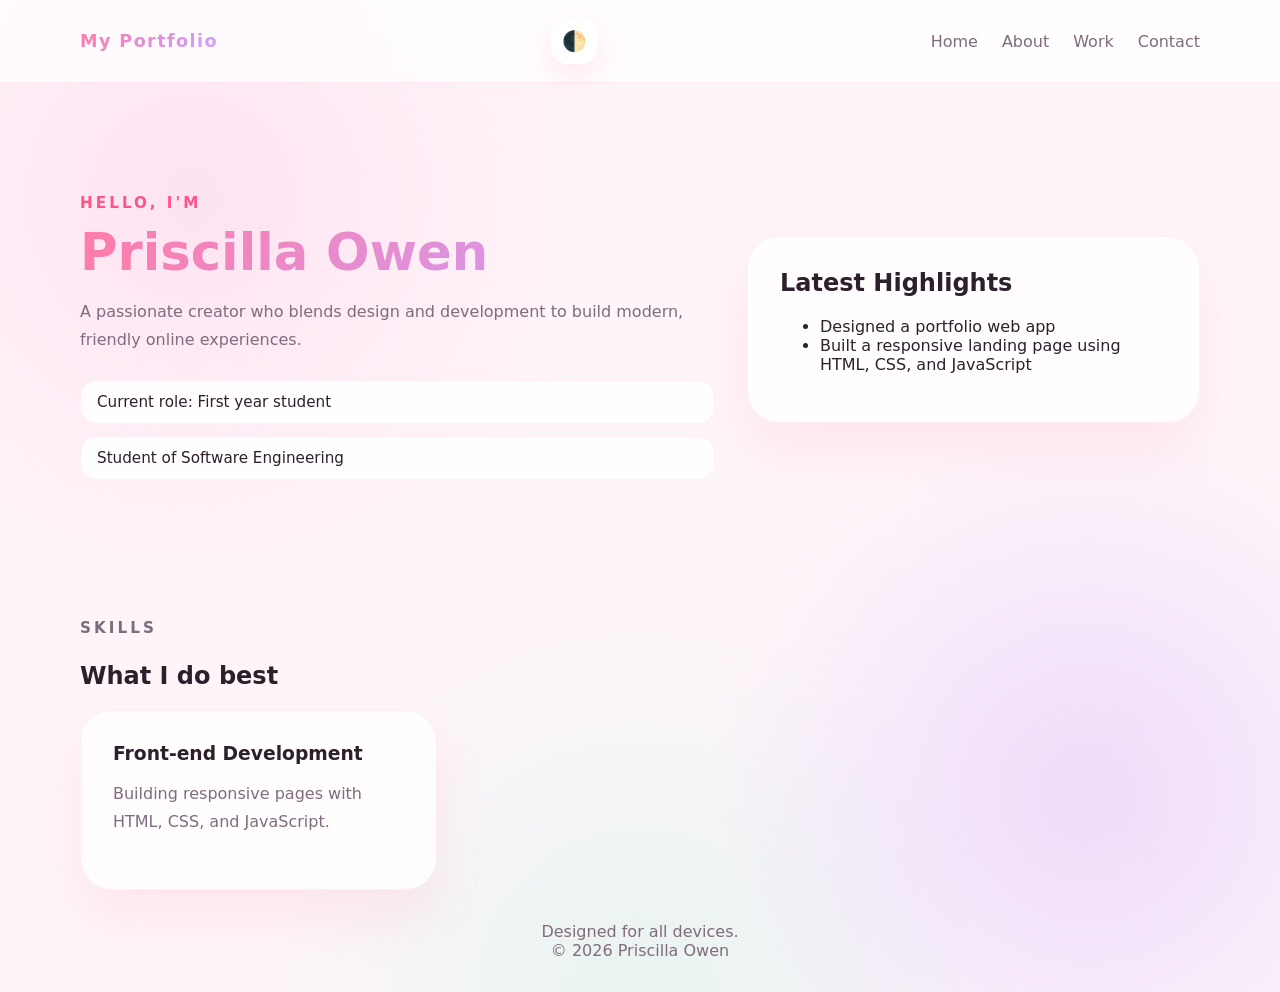
<file: index.html>
<!DOCTYPE html>
<html lang="en">
<head>
  <meta charset="UTF-8">
  <meta name="viewport" content="width=device-width, initial-scale=1.0">
  <title>Home | Portfolio</title>
<link rel="stylesheet" href="css/main.css">
</head>
<body>
  <header class="site-header">
    <div class="container header-inner">
      <a class="brand" href="index.html">My Portfolio</a>
      <div class="header-actions">
        <button class="theme-toggle" aria-label="Toggle light and dark mode">🌓</button>
        <button class="nav-toggle" aria-label="Open navigation">☰</button>
      </div>
      <nav class="site-nav">
        <a href="index.html">Home</a>
        <a href="about.html">About</a>
        <a href="work.html">Work</a>
        <a href="contact.html">Contact</a>
      </nav>
    </div>
  </header>

  <main>
    <section class="hero container">
      <div class="hero-copy">
        <p class="eyebrow">Hello, I'm</p>
        <h1>Priscilla Owen</h1>
        <p class="hero-description">A passionate creator who blends design and development to build modern, friendly online experiences.</p>
        <div class="hero-meta">
          <span>Current role: First year student</span>
          <span>Student of Software Engineering</span>
        </div>
      </div>
      <div class="hero-card">
        <h2>Latest Highlights</h2>
        <ul>
          <li>Designed a portfolio web app</li>
          <li>Built a responsive landing page using HTML, CSS, and JavaScript</li>
        </ul>
      </div>
    </section>

    <section class="skills container">
      <div class="section-heading">
        <p class="eyebrow">Skills</p>
        <h2>What I do best</h2>
      </div>
      <div class="skill-grid">
        <article class="skill-card">
          <h3>Front-end Development</h3>
          <p>Building responsive pages with HTML, CSS, and JavaScript.</p>
        </article>
      </div>
    </section>
  </main>

  <footer class="site-footer">
    <div class="container">
      <p>Designed for all devices.</p>
      <p>© 2026 Priscilla Owen</p>
    </div>
  </footer>

  <script src="script.js"></script>
</body>
</html>
</file>
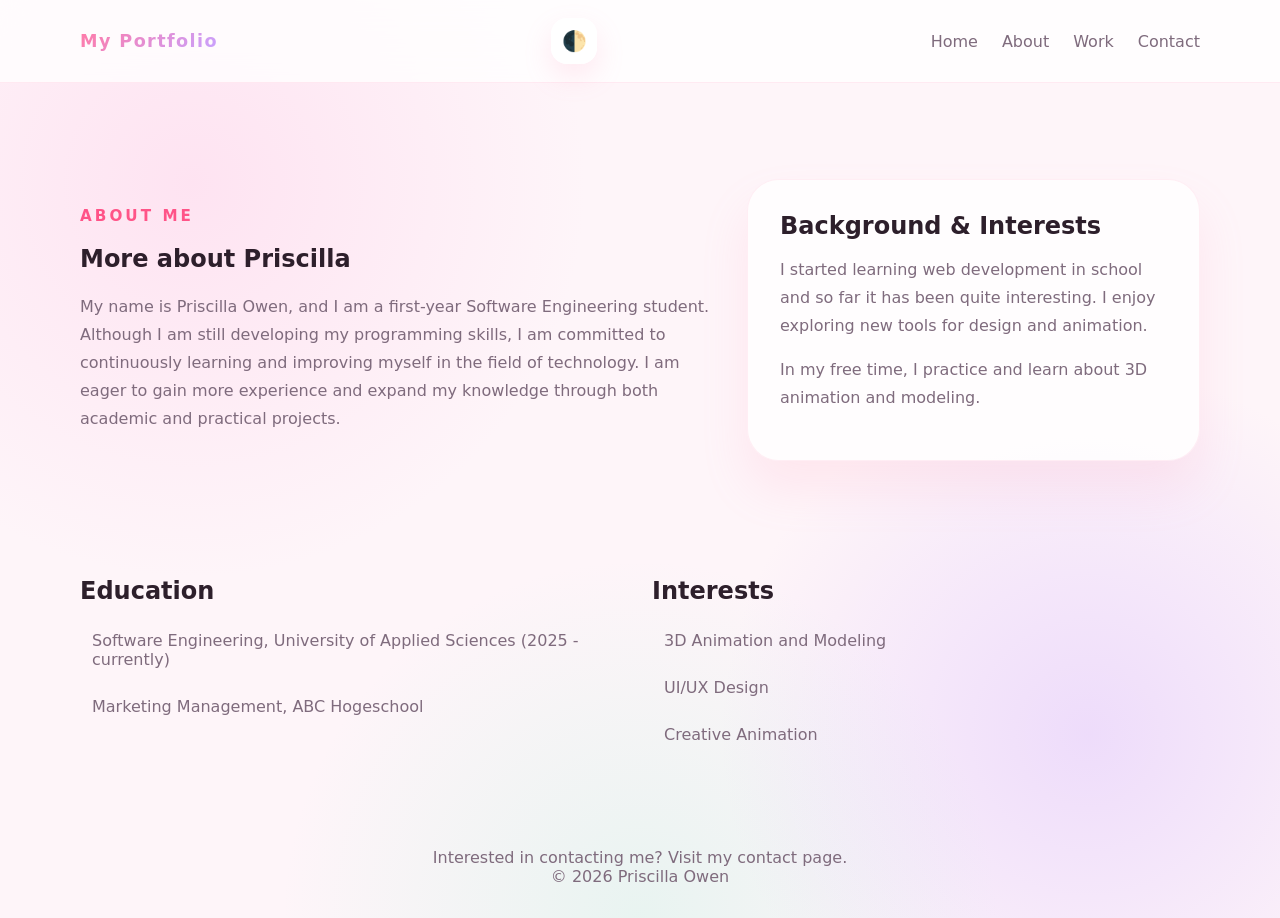
<file: about.html>
<!DOCTYPE html>
<html lang="en">
<head>
  <meta charset="UTF-8">
  <meta name="viewport" content="width=device-width, initial-scale=1.0">
  <title>About | Portfolio</title>
  <link rel="stylesheet" href="css/main.css">
</head>
<body>
  <header class="site-header">
    <div class="container header-inner">
      <a class="brand" href="index.html">My Portfolio</a>
      <div class="header-actions">
        <button class="theme-toggle" aria-label="Toggle light and dark mode">🌓</button>
        <button class="nav-toggle" aria-label="Open navigation">☰</button>
      </div>
      <nav class="site-nav">
        <a href="index.html">Home</a>
        <a href="about.html">About</a>
        <a href="work.html">Work</a>
        <a href="contact.html">Contact</a>
      </nav>
    </div>
  </header>

  <main>
    <section class="hero container about-hero">
      <div>
        <p class="eyebrow">About Me</p>
        <h1>More about Priscilla</h1>
        <p class="hero-description">My name is Priscilla Owen, and I am a first-year Software Engineering student. Although I am still developing my programming skills, I am committed to continuously learning and improving myself in the field of technology. I am eager to gain more experience and expand my knowledge through both academic and practical projects.</p>
      </div>
      <div class="about-card">
        <h2>Background & Interests</h2>
        <p>I started learning web development in school and so far it has been quite interesting. I enjoy exploring new tools for design and animation.</p>
        <p>In my free time, I practice and learn about 3D animation and modeling.</p>
      </div>
    </section>

    <section class="container details-section">
      <div class="info-block">
        <h2>Education</h2>
        <ul>
          <li>Software Engineering, University of Applied Sciences (2025 - currently)</li>
          <li>Marketing Management, ABC Hogeschool</li>
        </ul>
      </div>
      <div class="info-block">
        <h2>Interests</h2>
        <ul>
          <li>3D Animation and Modeling</li>
          <li>UI/UX Design</li>
          <li>Creative Animation</li>
        </ul>
      </div>
    </section>
  </main>

  <footer class="site-footer">
    <div class="container">
      <p>Interested in contacting me? Visit my contact page.</p>
      <p>© 2026 Priscilla Owen</p>
    </div>
  </footer>

  <script src="script.js"></script>
</body>
</html>
</file>
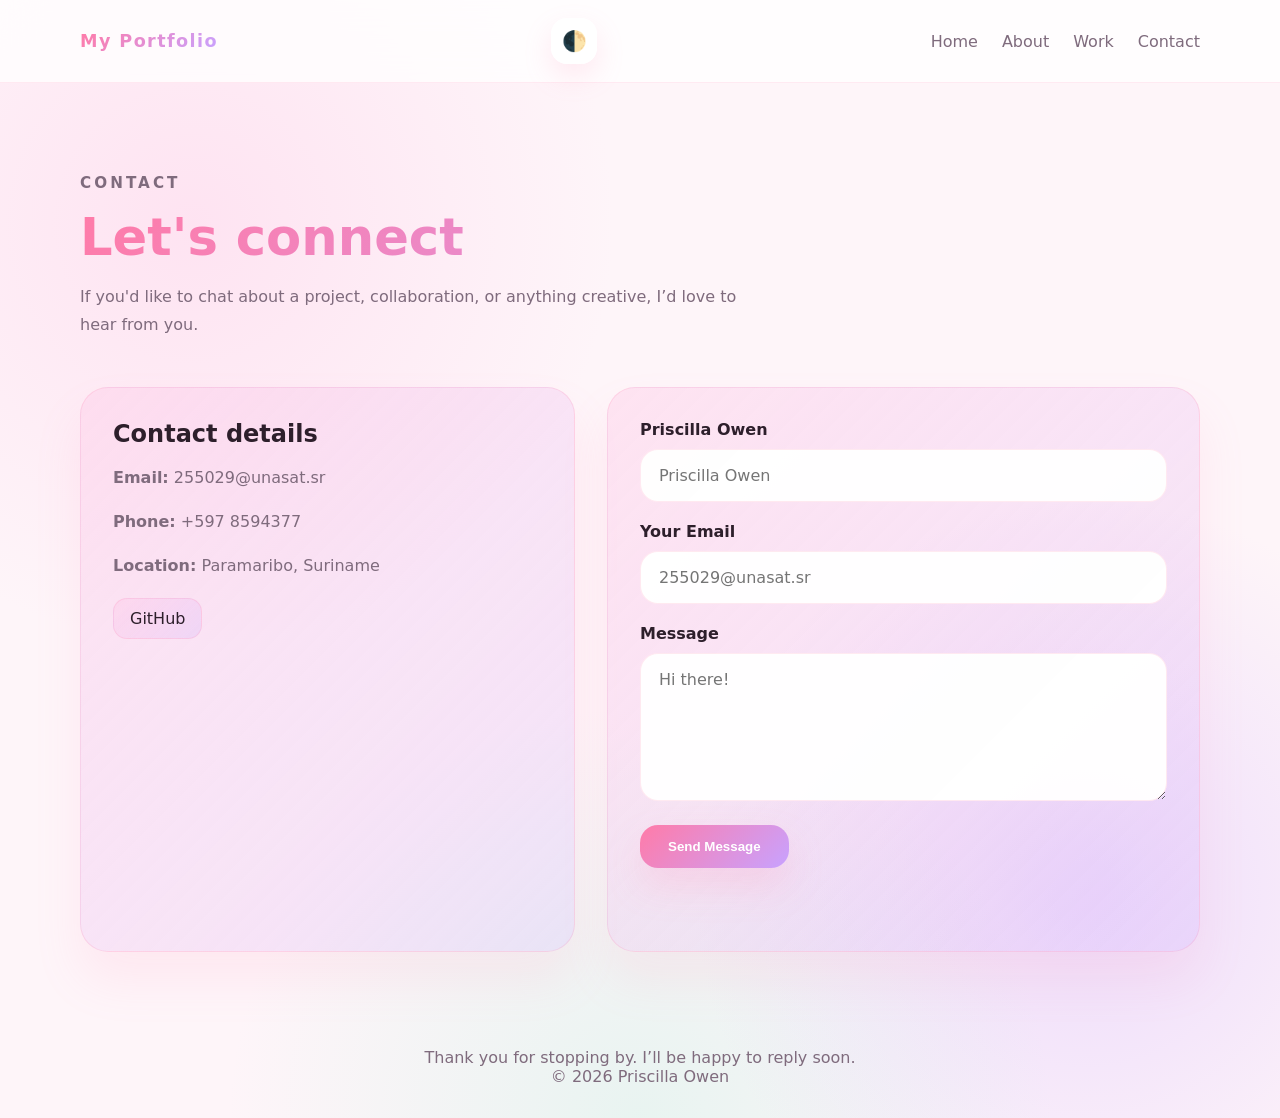
<file: contact.html>
<!DOCTYPE html>
<html lang="en">
<head>
  <meta charset="UTF-8">
  <meta name="viewport" content="width=device-width, initial-scale=1.0">
  <title>Contact | Portfolio</title>
  <link rel="stylesheet" href="css/main.css">
  <link rel="stylesheet" href="css/contact.css">
</head>
<body>
  <header class="site-header">
    <div class="container header-inner">
      <a class="brand" href="index.html">My Portfolio</a>
      <div class="header-actions">
        <button class="theme-toggle" aria-label="Toggle light and dark mode">🌓</button>
        <button class="nav-toggle" aria-label="Open navigation">☰</button>
      </div>
      <nav class="site-nav">
        <a href="index.html">Home</a>
        <a href="about.html">About</a>
        <a href="work.html">Work</a>
        <a href="contact.html">Contact</a>
      </nav>
    </div>
  </header>

  <main>
    <section class="container section-heading">
      <p class="eyebrow">Contact</p>
      <h1>Let's connect</h1>
      <p>If you'd like to chat about a project, collaboration, or anything creative, I’d love to hear from you.</p>
    </section>

    <section class="container contact-grid">
      <div class="contact-info card-soft">
        <h2>Contact details</h2>
        <p><strong>Email:</strong> 255029@unasat.sr</p>
        <p><strong>Phone:</strong> +597 8594377</p>
        <p><strong>Location:</strong> Paramaribo, Suriname</p>
        <div class="social-links">
          <a href="#">GitHub</a>
        </div>
      </div>

      <form id="contact-form" class="contact-form card-soft">
        <label for="name">Priscilla Owen</label>
        <input type="text" id="name" name="name" placeholder="Priscilla Owen" required>

        <label for="email">Your Email</label>
        <input type="email" id="email" name="email" placeholder="255029@unasat.sr" required>

        <label for="message">Message</label>
        <textarea id="message" name="message" rows="6" placeholder="Hi there!" required></textarea>

        <button type="submit" class="button">Send Message</button>
        <p class="form-response" id="form-response"></p>
      </form>
    </section>
  </main>

  <footer class="site-footer">
    <div class="container">
      <p>Thank you for stopping by. I’ll be happy to reply soon.</p>
      <p>© 2026 Priscilla Owen</p>
    </div>
  </footer>

  <script src="script.js"></script>
</body>
</html>
</file>
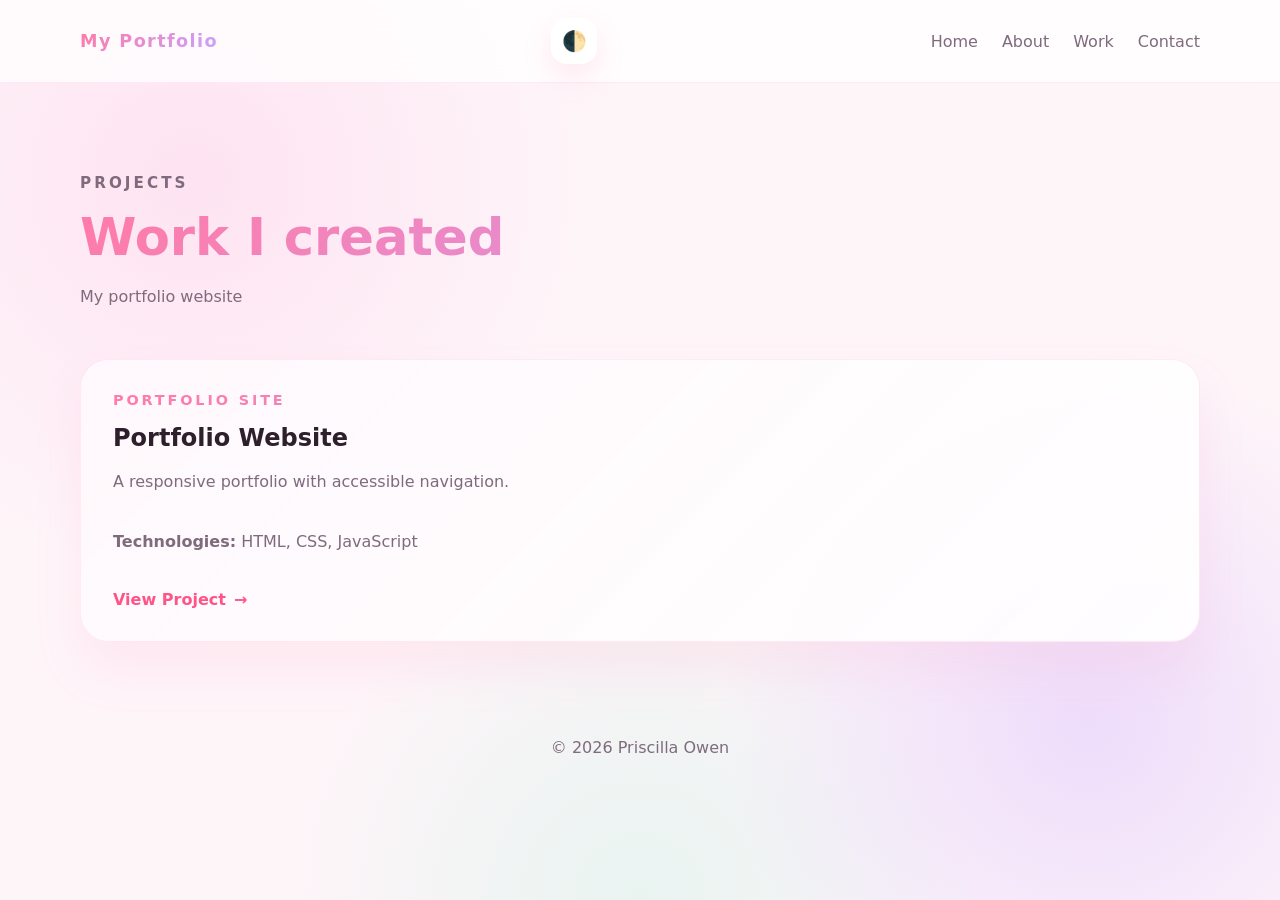
<file: work.html>
<!DOCTYPE html>
<html lang="en">
<head>
  <meta charset="UTF-8">
  <meta name="viewport" content="width=device-width, initial-scale=1.0">
  <title>Work | Portfolio</title>
  <link rel="stylesheet" href="css/main.css">
  <link rel="stylesheet" href="css/work.css">
</head>
<body>
  <header class="site-header">
    <div class="container header-inner">
      <a class="brand" href="index.html">My Portfolio</a>
      <div class="header-actions">
        <button class="theme-toggle" aria-label="Toggle light and dark mode">🌓</button>
        <button class="nav-toggle" aria-label="Open navigation">☰</button>
      </div>
      <nav class="site-nav">
        <a href="index.html">Home</a>
        <a href="about.html">About</a>
        <a href="work.html">Work</a>
        <a href="contact.html">Contact</a>
      </nav>
    </div>
  </header>

  <main>
    <section class="container section-heading">
      <p class="eyebrow">Projects</p>
      <h1>Work I created</h1>
      <p>My portfolio website</p>
    </section>

    <section class="container project-grid">
      <article class="project-card">
        <div class="project-label">Portfolio Site</div>
        <h2>Portfolio Website</h2>
        <p>A responsive portfolio with accessible navigation.</p>
        <p><strong>Technologies:</strong> HTML, CSS, JavaScript</p>
        <a href="index.html" class="project-link">View Project</a>
      </article>

    </section>
  </main>

  <footer class="site-footer">
    <div class="container">
      <p>© 2026 Priscilla Owen</p>
    </div>
  </footer>

  <script src="script.js"></script>
</body>
</html>
</file>
<file: css/main.css>
:root {
  --bg: #fef5f9;
  --surface: rgba(255, 255, 255, 0.96);
  --surface-strong: #fffbfd;
  --text: #2d1f2b;
  --muted: #7f6b7d;
  --primary: #ff7ba8;
  --primary-dark: #ff5488;
  --accent: #ffc8e0;
  --accent-dark: #ffa8d1;
  --secondary: #c8a2ff;
  --secondary-light: #e8d7ff;
  --tertiary: #a8f0d8;
  --tertiary-light: #d4fce8;
  --border: rgba(255, 123, 168, 0.12);
  --shadow: 0 28px 48px rgba(255, 140, 180, 0.14);
  --shadow-soft: 0 16px 32px rgba(255, 160, 195, 0.12);
  --radius: 28px;
}

:root[data-theme="dark"] {
  --bg: #fef0f6;
  --surface: rgba(255, 255, 255, 0.97);
  --surface-strong: rgba(255, 248, 252, 0.98);
  --text: #2d1f2b;
  --muted: #8b7a88;
  --primary: #ff6b9d;
  --primary-dark: #ff4a7f;
  --accent: #ffc0d9;
  --accent-dark: #ff9fc5;
  --secondary: #d4b3ff;
  --secondary-light: #ede4ff;
  --tertiary: #9fe8d0;
  --tertiary-light: #d0fce4;
  --border: rgba(255, 107, 157, 0.14);
  --shadow: 0 28px 48px rgba(255, 160, 195, 0.1);
  --shadow-soft: 0 16px 32px rgba(255, 175, 210, 0.08);
}

* {
  box-sizing: border-box;
}

html {
  scroll-behavior: smooth;
}

body {
  margin: 0;
  min-height: 100vh;
  font-family: Inter, system-ui, -apple-system, BlinkMacSystemFont, "Segoe UI", sans-serif;
  background: radial-gradient(circle at 15% 20%, rgba(255, 200, 230, 0.4), transparent 30%),
              radial-gradient(circle at 85% 80%, rgba(200, 162, 255, 0.3), transparent 28%),
              radial-gradient(circle at 50% 100%, rgba(168, 240, 216, 0.25), transparent 32%),
              var(--bg);
  color: var(--text);
  overflow-x: hidden;
}

img {
  max-width: 100%;
  display: block;
}

.container {
  width: min(1120px, calc(100% - 40px));
  margin: 0 auto;
}

.site-header {
  position: sticky;
  top: 0;
  z-index: 20;
  backdrop-filter: blur(18px);
  background: rgba(255, 255, 255, 0.78);
  border-bottom: 1px solid rgba(255, 123, 168, 0.14);
}

:root[data-theme="dark"] .site-header {
  background: rgba(255, 248, 252, 0.88);
  border-color: rgba(255, 107, 157, 0.14);
}

.header-inner {
  display: flex;
  align-items: center;
  justify-content: space-between;
  gap: 20px;
  padding: 18px 0;
}

.brand {
  font-weight: 800;
  letter-spacing: 0.08em;
  text-decoration: none;
  color: var(--text);
  font-size: 1.1rem;
  background: linear-gradient(135deg, var(--primary), var(--secondary));
  -webkit-background-clip: text;
  -webkit-text-fill-color: transparent;
  background-clip: text;
}

.header-actions {
  display: flex;
  align-items: center;
  gap: 12px;
}

.site-nav {
  display: flex;
  gap: 24px;
  flex-wrap: wrap;
  align-items: center;
}

.site-nav a {
  text-decoration: none;
  color: var(--muted);
  transition: color 0.3s ease, transform 0.3s ease;
  font-weight: 500;
}

.site-nav a:hover,
.site-nav a:focus-visible {
  color: var(--primary-dark);
  transform: translateY(-2px);
}

.nav-toggle,
.theme-toggle {
  border: none;
  background: rgba(255, 255, 255, 0.92);
  color: var(--text);
  border-radius: 16px;
  width: 46px;
  height: 46px;
  cursor: pointer;
  font-size: 1.25rem;
  box-shadow: 0 12px 28px rgba(255, 140, 180, 0.18);
  transition: all 0.3s ease;
  display: none;
}

.header-actions .theme-toggle {
  display: block;
}

.header-actions .nav-toggle {
  display: none;
}

.nav-toggle:hover,
.theme-toggle:hover,
.nav-toggle:focus-visible,
.theme-toggle:focus-visible {
  transform: translateY(-2px);
  box-shadow: 0 16px 36px rgba(255, 140, 180, 0.26);
}

.hero,
.section-heading,
.skills,
.contact-grid,
.project-grid,
.details-section {
  margin-top: 48px;
}

.hero {
  display: grid;
  grid-template-columns: 1.4fr 1fr;
  gap: 36px;
  align-items: center;
  padding: 48px 0;
  position: relative;
}

.hero-copy h1,
.section-heading h1,
.about-card h2,
.skill-card h3,
.project-card h2,
.contact-info h2,
.contact-form label {
  margin: 0;
}

.eyebrow {
  font-size: 0.95rem;
  letter-spacing: 0.2em;
  text-transform: uppercase;
  color: var(--primary-dark);
  margin-bottom: 16px;
  font-weight: 700;
}

.hero-copy h1,
.section-heading h1 {
  font-size: clamp(2.8rem, 4vw, 4.6rem);
  line-height: 1.05;
  margin: 0 0 24px;
  background: linear-gradient(135deg, var(--primary), var(--secondary));
  -webkit-background-clip: text;
  -webkit-text-fill-color: transparent;
  background-clip: text;
}

.hero-description,
.section-heading p,
.skill-card p,
.project-card p,
.contact-info p,
.about-card p {
  color: var(--muted);
  line-height: 1.8;
}

.hero-meta {
  display: grid;
  gap: 12px;
  margin-top: 26px;
}

.hero-meta span {
  display: inline-flex;
  padding: 14px 18px;
  background: linear-gradient(135deg, rgba(255, 200, 230, 0.6), rgba(200, 162, 255, 0.4));
  border: 1px solid rgba(255, 123, 168, 0.18);
  border-radius: 16px;
  color: var(--text);
  font-size: 0.95rem;
  font-weight: 500;
  transition: all 0.3s ease;
}

.hero-meta span:hover {
  transform: translateY(-3px);
  box-shadow: 0 12px 24px rgba(255, 140, 180, 0.18);
  border-color: rgba(255, 107, 157, 0.24);
}

.hero-card,
.about-card,
.skill-card,
.project-card,
.contact-info,
.contact-form {
  background: var(--surface);
  border: 1px solid var(--border);
  border-radius: var(--radius);
  box-shadow: var(--shadow);
  padding: 32px;
  position: relative;
  overflow: hidden;
  transition: all 0.4s cubic-bezier(0.34, 1.56, 0.64, 1);
}

.hero-card::before,
.about-card::before,
.skill-card::before,
.project-card::before,
.contact-info::before,
.contact-form::before {
  content: "";
  position: absolute;
  inset: 0;
  background: linear-gradient(135deg, rgba(255, 255, 255, 0.5), transparent);
  opacity: 0;
  pointer-events: none;
  transition: opacity 0.4s ease;
}

.hero-card:hover::before,
.about-card:hover::before,
.skill-card:hover::before,
.project-card:hover::before,
.contact-info:hover::before,
.contact-form:hover::before {
  opacity: 0.4;
}

.hero-card:hover,
.about-card:hover,
.contact-info:hover,
.contact-form:hover {
  transform: translateY(-8px);
  box-shadow: 0 32px 56px rgba(255, 140, 180, 0.2);
  border-color: rgba(255, 107, 157, 0.2);
}

.skill-card:hover,
.project-card:hover {
  transform: translateY(-8px);
  box-shadow: 0 32px 56px rgba(255, 140, 180, 0.18);
  border-color: rgba(255, 107, 157, 0.18);
}

.skill-grid,
.project-grid {
  display: grid;
  gap: 24px;
}

.skill-grid {
  grid-template-columns: repeat(auto-fit, minmax(280px, 1fr));
}

.skill-card {
  min-height: 200px;
  background: linear-gradient(135deg, var(--surface) 0%, rgba(255, 255, 255, 0.5) 100%);
}

.skill-card:nth-child(2) {
  border: 1px solid rgba(200, 162, 255, 0.24);
}

.skill-card:nth-child(2) {
  background: linear-gradient(135deg, rgba(232, 215, 255, 0.3), var(--surface));
}

.skill-card:nth-child(3) {
  background: linear-gradient(135deg, rgba(212, 252, 232, 0.3), var(--surface));
}

.section-heading {
  padding-top: 24px;
}

.section-heading p {
  max-width: 680px;
}

.project-grid {
  grid-template-columns: repeat(auto-fit, minmax(300px, 1fr));
  margin-bottom: 64px;
}

.project-card {
  display: flex;
  flex-direction: column;
  justify-content: space-between;
  transform-style: preserve-3d;
}

.project-label {
  font-size: 0.9rem;
  text-transform: uppercase;
  letter-spacing: 0.2em;
  color: var(--primary-dark);
  margin-bottom: 18px;
  font-weight: 700;
}

.project-link {
  display: inline-flex;
  align-items: center;
  gap: 8px;
  margin-top: 22px;
  color: var(--primary-dark);
  text-decoration: none;
  font-weight: 700;
  transition: all 0.3s ease;
}

.project-link::after {
  content: "→";
  display: inline-block;
  transition: transform 0.3s ease;
}

.project-link:hover::after,
.project-link:focus-visible::after {
  transform: translateX(4px);
}

.contact-grid {
  display: grid;
  grid-template-columns: 1fr 1.2fr;
  gap: 32px;
  margin-bottom: 64px;
}

.card-soft {
  background: linear-gradient(135deg, rgba(255, 200, 230, 0.4), rgba(200, 162, 255, 0.2));
  border: 1px solid rgba(255, 123, 168, 0.18);
}

.contact-info p {
  margin: 16px 0 0;
}

.social-links {
  display: flex;
  flex-wrap: wrap;
  gap: 12px;
  margin-top: 18px;
}

.social-links a {
  color: var(--text);
  text-decoration: none;
  padding: 10px 16px;
  border-radius: 14px;
  background: linear-gradient(135deg, rgba(255, 200, 230, 0.4), rgba(200, 162, 255, 0.2));
  border: 1px solid rgba(255, 123, 168, 0.18);
  transition: all 0.3s ease;
  font-weight: 500;
}

.social-links a:hover,
.social-links a:focus-visible {
  transform: translateY(-3px);
  border-color: rgba(255, 107, 157, 0.3);
  box-shadow: 0 16px 32px rgba(255, 140, 180, 0.16);
}

.contact-form label {
  display: block;
  margin-bottom: 10px;
  font-weight: 700;
  color: var(--text);
}

.contact-form input,
.contact-form textarea {
  width: 100%;
  border: 1px solid rgba(255, 123, 168, 0.16);
  border-radius: 18px;
  padding: 16px 18px;
  font: inherit;
  margin-bottom: 20px;
  background: rgba(255,255,255,0.96);
  resize: vertical;
  transition: all 0.3s ease;
}

.contact-form input:focus,
.contact-form textarea:focus {
  outline: none;
  border-color: var(--primary-dark);
  box-shadow: 0 0 0 4px rgba(255, 123, 168, 0.12);
}

.button {
  display: inline-flex;
  align-items: center;
  justify-content: center;
  border: none;
  border-radius: 18px;
  padding: 14px 28px;
  color: white;
  background: linear-gradient(135deg, var(--primary), var(--secondary));
  cursor: pointer;
  font-weight: 700;
  box-shadow: 0 18px 36px rgba(255, 140, 180, 0.22);
  transition: all 0.3s ease;
}

.button:hover,
.button:focus-visible {
  transform: translateY(-3px);
  box-shadow: 0 26px 48px rgba(255, 140, 180, 0.32);
}

.form-response {
  font-size: 0.95rem;
  color: var(--primary-dark);
  min-height: 1.4rem;
}

.site-footer {
  padding: 48px 0 64px;
}

.site-footer p {
  margin: 0;
  color: var(--muted);
  text-align: center;
}

.details-section {
  display: grid;
  gap: 24px;
  grid-template-columns: repeat(auto-fit, minmax(280px, 1fr));
  margin-bottom: 64px;
}

.info-block h2 {
  margin-bottom: 18px;
  color: var(--text);
}

.info-block ul {
  list-style: none;
  padding: 0;
  margin: 0;
  display: grid;
  gap: 12px;
}

.info-block li {
  color: var(--muted);
  transition: all 0.3s ease;
  padding: 8px 12px;
  border-radius: 8px;
}

.info-block li:hover {
  color: var(--primary-dark);
  background: rgba(255, 200, 230, 0.2);
  transform: translateX(4px);
}

.animate-slide-up {
  opacity: 0;
  transform: translateY(24px);
  transition: opacity 0.75s ease, transform 0.75s ease;
  will-change: opacity, transform;
}

.is-visible {
  opacity: 1;
  transform: none;
}

@media (max-width: 900px) {
  .hero,
  .contact-grid,
  .project-grid,
  .details-section,
  .skill-grid {
    grid-template-columns: 1fr;
  }

  .hero {
    gap: 28px;
  }
}

@media (max-width: 720px) {
  .header-inner {
    flex-wrap: wrap;
    justify-content: space-between;
  }

  .header-actions .nav-toggle {
    display: block;
  }

  .site-nav {
    width: 100%;
    display: none;
    flex-direction: column;
    gap: 14px;
    margin-top: 12px;
  }

  .site-nav.open {
    display: flex;
  }

  .site-nav a {
    padding: 10px 0;
    border-top: 1px solid rgba(255, 123, 168, 0.1);
  }

  .hero-copy h1,
  .section-heading h1 {
    font-size: 3rem;
  }
}

@media (max-width: 520px) {
  .container {
    width: min(100%, calc(100% - 28px));
  }

  .hero-meta span,
  .contact-form input,
  .contact-form textarea {
    font-size: 0.95rem;
  }

  .header-actions .nav-toggle,
  .header-actions .theme-toggle {
    width: 42px;
    height: 42px;
  }
}


.hero,
.section-heading,
.skills,
.contact-grid,
.project-grid,
.details-section {
  margin-top: 48px;
}

.hero {
  display: grid;
  grid-template-columns: 1.4fr 1fr;
  gap: 32px;
  align-items: center;
  padding: 48px 0;
}

.hero-copy h1,
.section-heading h1,
.about-card h2,
.skill-card h3,
.project-card h2,
.contact-info h2,
.contact-form label {
  margin: 0;
}

.eyebrow {
  font-size: 0.95rem;
  letter-spacing: 0.2em;
  text-transform: uppercase;
  color: var(--primary-dark);
  margin-bottom: 14px;
}

.hero-copy h1,
.section-heading h1 {
  font-size: clamp(2.4rem, 4vw, 4.2rem);
  line-height: 1.05;
  margin: 0 0 18px;
}

.hero-description,
.section-heading p,
.skill-card p,
.project-card p,
.contact-info p,
.about-card p {
  color: var(--muted);
  line-height: 1.75;
}

.hero-meta {
  display: grid;
  gap: 12px;
  margin-top: 26px;
}

.hero-meta span {
  display: inline-flex;
  padding: 12px 16px;
  background: rgba(255, 255, 255, 0.9);
  border: 1px solid var(--border);
  border-radius: 16px;
  color: var(--text);
  font-size: 0.95rem;
}

.hero-card,
.about-card,
.skill-card,
.project-card,
.contact-info,
.contact-form {
  background: rgba(255, 255, 255, 0.82);
  border: 1px solid var(--border);
  border-radius: 32px;
  box-shadow: var(--shadow);
  padding: 32px;
}

.hero-card h2,
.about-card h2,
.skill-card h3,
.project-card h2,
.contact-info h2 {
  margin-top: 0;
}

.skill-grid,
.project-grid {
  display: grid;
  gap: 24px;
}

.skill-grid {
  grid-template-columns: repeat(3, minmax(0, 1fr));
}

.skill-card {
  min-height: 180px;
}

.section-heading {
  padding-top: 24px;
}

.section-heading p {
  max-width: 680px;
}

.project-grid {
  grid-template-columns: repeat(3, minmax(0, 1fr));
  margin-bottom: 64px;
}

.project-card {
  display: flex;
  flex-direction: column;
  justify-content: space-between;
}

.project-label {
  font-size: 0.9rem;
  text-transform: uppercase;
  letter-spacing: 0.2em;
  color: var(--primary-dark);
  margin-bottom: 16px;
}

.project-link {
  display: inline-block;
  margin-top: 18px;
  color: var(--primary-dark);
  text-decoration: none;
  font-weight: 600;
}

.project-link:hover,
.project-link:focus-visible {
  text-decoration: underline;
}

.contact-grid {
  display: grid;
  grid-template-columns: 1fr 1.2fr;
  gap: 32px;
  margin-bottom: 64px;
}

.card-soft {
  background: linear-gradient(180deg, rgba(255, 233, 245, 0.9), rgba(226, 232, 255, 0.9));
}

.contact-info p {
  margin: 16px 0 0;
}

.social-links {
  display: flex;
  flex-wrap: wrap;
  gap: 12px;
  margin-top: 18px;
}

.social-links a {
  color: var(--text);
  text-decoration: none;
  padding: 10px 14px;
  background: rgba(255, 255, 255, 0.9);
  border-radius: 14px;
  border: 1px solid rgba(120, 101, 168, 0.12);
}

.contact-form label {
  display: block;
  margin-bottom: 8px;
  font-weight: 600;
  color: var(--text);
}

.contact-form input,
.contact-form textarea {
  width: 100%;
  border: 1px solid rgba(120, 101, 168, 0.14);
  border-radius: 18px;
  padding: 14px 16px;
  font: inherit;
  margin-bottom: 20px;
  background: rgba(255,255,255,0.95);
  resize: vertical;
}

.button {
  display: inline-flex;
  align-items: center;
  justify-content: center;
  border: none;
  border-radius: 18px;
  padding: 14px 22px;
  color: white;
  background: linear-gradient(135deg, #b491f1, #ffb9d8);
  cursor: pointer;
  font-weight: 700;
  box-shadow: 0 16px 32px rgba(188, 151, 233, 0.18);
  transition: transform 0.2s ease, box-shadow 0.2s ease;
}

.button:hover,
.button:focus-visible {
  transform: translateY(-1px);
  box-shadow: 0 22px 36px rgba(188, 151, 233, 0.25);
}

.form-response {
  font-size: 0.95rem;
  color: var(--primary-dark);
  min-height: 1.3rem;
}

.site-footer {
  padding: 32px 0;
}

.site-footer p {
  margin: 0;
  color: var(--muted);
  text-align: center;
}

.details-section {
  display: grid;
  gap: 24px;
  grid-template-columns: repeat(2, minmax(0, 1fr));
  margin-bottom: 64px;
}

.info-block h2 {
  margin-bottom: 18px;
}

.info-block ul {
  list-style: none;
  padding: 0;
  margin: 0;
  display: grid;
  gap: 12px;
}

.info-block li {
  color: var(--muted);
}

@media (max-width: 900px) {
  .hero,
  .contact-grid,
  .project-grid,
  .details-section,
  .skill-grid {
    grid-template-columns: 1fr;
  }

  .hero {
    gap: 28px;
  }
}

@media (max-width: 720px) {
  .header-inner {
    flex-wrap: wrap;
    justify-content: space-between;
  }

  .nav-toggle {
    display: block;
  }

  .site-nav {
    width: 100%;
    display: none;
    flex-direction: column;
    gap: 14px;
    margin-top: 12px;
  }

  .site-nav.open {
    display: flex;
  }

  .site-nav a {
    padding: 10px 0;
    border-top: 1px solid rgba(120, 101, 168, 0.1);
  }

  .hero-copy h1,
  .section-heading h1 {
    font-size: 2.8rem;
  }
}

@media (max-width: 520px) {
  .container {
    width: min(100%, calc(100% - 28px));
  }

  .hero-meta span,
  .contact-form input,
  .contact-form textarea {
    font-size: 0.95rem;
  }
}
</file>
<file: css/contact.css>
.contact-grid {
  display: grid;
  grid-template-columns: 1fr 1.2fr;
  gap: 32px;
  margin-bottom: 64px;
}

.card-soft {
  background: linear-gradient(135deg, rgba(255, 200, 230, 0.4), rgba(200, 162, 255, 0.2));
  border: 1px solid rgba(255, 123, 168, 0.18);
  border-radius: 28px;
  box-shadow: 0 28px 48px rgba(255, 140, 180, 0.12);
  padding: 32px;
  transition: all 0.4s cubic-bezier(0.34, 1.56, 0.64, 1);
  position: relative;
  overflow: hidden;
}

.card-soft::before {
  content: "";
  position: absolute;
  inset: 0;
  background: radial-gradient(circle at top right, rgba(168, 240, 216, 0.3), transparent 50%);
  opacity: 0;
  transition: opacity 0.4s ease;
  pointer-events: none;
}

.card-soft:hover::before {
  opacity: 1;
}

.card-soft:hover {
  transform: translateY(-8px);
  box-shadow: 0 36px 64px rgba(255, 140, 180, 0.18);
  border-color: rgba(255, 107, 157, 0.24);
}

.contact-info p {
  margin: 16px 0 0;
}

.social-links {
  display: flex;
  flex-wrap: wrap;
  gap: 12px;
  margin-top: 18px;
}

.social-links a {
  color: var(--text);
  text-decoration: none;
  padding: 10px 16px;
  background: linear-gradient(135deg, rgba(255, 200, 230, 0.4), rgba(200, 162, 255, 0.2));
  border-radius: 14px;
  border: 1px solid rgba(255, 123, 168, 0.18);
  transition: all 0.3s ease;
  font-weight: 500;
}

.social-links a:hover,
.social-links a:focus-visible {
  transform: translateY(-3px);
  border-color: rgba(255, 107, 157, 0.3);
  box-shadow: 0 16px 32px rgba(255, 140, 180, 0.16);
}

.contact-form label {
  display: block;
  margin-bottom: 10px;
  font-weight: 700;
  color: var(--text);
}

.contact-form input,
.contact-form textarea {
  width: 100%;
  border: 1px solid rgba(255, 123, 168, 0.16);
  border-radius: 18px;
  padding: 16px 18px;
  font: inherit;
  margin-bottom: 20px;
  background: rgba(255, 255, 255, 0.96);
  resize: vertical;
  transition: all 0.3s ease;
}

.contact-form input:focus,
.contact-form textarea:focus {
  outline: none;
  border-color: var(--primary-dark);
  box-shadow: 0 0 0 4px rgba(255, 123, 168, 0.12);
}

.button {
  display: inline-flex;
  align-items: center;
  justify-content: center;
  border: none;
  border-radius: 18px;
  padding: 14px 28px;
  color: white;
  background: linear-gradient(135deg, #ff7ba8, #c8a2ff);
  cursor: pointer;
  font-weight: 700;
  box-shadow: 0 18px 36px rgba(255, 140, 180, 0.22);
  transition: all 0.3s ease;
}

.button:hover,
.button:focus-visible {
  transform: translateY(-3px);
  box-shadow: 0 26px 48px rgba(255, 140, 180, 0.32);
}

.form-response {
  font-size: 0.95rem;
  color: var(--primary-dark);
  min-height: 1.3rem;
}
</file>
<file: css/work.css>
.skill-grid,
.project-grid {
  display: grid;
  gap: 24px;
}

.skill-grid {
  grid-template-columns: repeat(3, minmax(0, 1fr));
}

.skill-card {
  min-height: 180px;
}

.section-heading {
  padding-top: 24px;
}

.section-heading p {
  max-width: 680px;
}

.project-grid {
  grid-template-columns: repeat(auto-fit, minmax(300px, 1fr));
  margin-bottom: 64px;
}

.project-card {
  display: flex;
  flex-direction: column;
  justify-content: space-between;
  background: linear-gradient(135deg, rgba(255, 248, 252, 0.96), rgba(255, 255, 255, 0.92));
  border: 1px solid rgba(255, 123, 168, 0.14);
  border-radius: 28px;
  box-shadow: 0 28px 48px rgba(255, 140, 180, 0.12);
  padding: 32px;
  position: relative;
  overflow: hidden;
  transition: all 0.4s cubic-bezier(0.34, 1.56, 0.64, 1);
  transform-style: preserve-3d;
}

.project-card::before {
  content: "";
  position: absolute;
  inset: 0;
  background: linear-gradient(135deg, rgba(255, 200, 230, 0.3), rgba(200, 162, 255, 0.1));
  opacity: 0;
  transition: opacity 0.4s ease;
  pointer-events: none;
  z-index: 1;
}

.project-card:hover::before {
  opacity: 1;
}

.project-card:hover {
  transform: translateY(-10px);
  box-shadow: 0 36px 64px rgba(255, 140, 180, 0.22);
  border-color: rgba(255, 107, 157, 0.24);
}

.project-label {
  font-size: 0.9rem;
  text-transform: uppercase;
  letter-spacing: 0.2em;
  background: linear-gradient(135deg, #ff7ba8, #c8a2ff);
  -webkit-background-clip: text;
  -webkit-text-fill-color: transparent;
  background-clip: text;
  margin-bottom: 16px;
  font-weight: 700;
  position: relative;
  z-index: 2;
}

.project-link {
  display: inline-flex;
  align-items: center;
  gap: 8px;
  margin-top: 18px;
  color: var(--primary-dark);
  text-decoration: none;
  font-weight: 700;
  transition: all 0.3s ease;
  position: relative;
  z-index: 2;
}

.project-link::after {
  content: "→";
  display: inline-block;
  transition: transform 0.3s ease;
}

.project-link:hover,
.project-link:focus-visible {
  color: var(--primary);
}

.project-link:hover::after,
.project-link:focus-visible::after {
  transform: translateX(6px);
}
</file>
